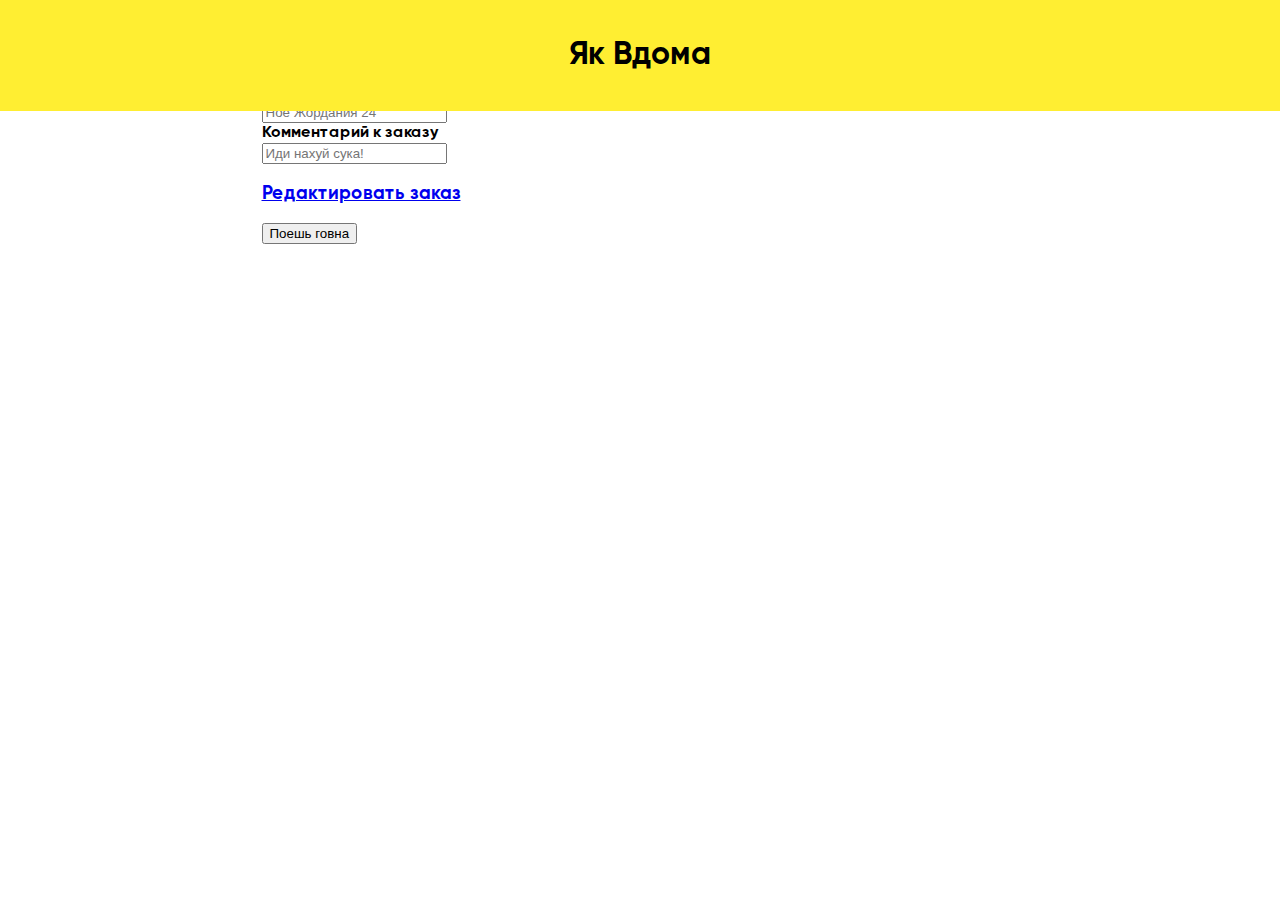
<file: index.html>
<!DOCTYPE html>
<html lang="en">
<head>
	<meta charset="UTF-8">
	<meta name="viewport" content="width=device-width, initial-scale=1.0">
	<title>Як Вдома</title>
	<link href="https://fonts.googleapis.com/css2?family=Inter:wght@100;300&display=swap" rel="stylesheet">
    <link rel="stylesheet" href="css/main.css">
</head>
<body>
	<header id="header" class =	"header">
		<div class="yakvdoma">
			<h1>Як Вдома</h1>
		</div>
    </header>
    <section id="info" class="info">
    	<div class="container">
    		<form name="form">
                 <label for="name">Имя</label><br>
                 <input type="text" id="text" name='name' placeholder="Ирина Даценко"><br>
                 <label for="phone">Номер телефона</label><br>
                 <input type="text" id="text" name='number' placeholder="577 20 37 13"><br>
                 <label for="adress">Адресс</label><br>
                 <input type="text" id="text" name='adress' placeholder="Ное Жордания 24"><br>
                 <label for="comment">Комментарий к заказу</label><br>
                 <input type="text" id="text" name='comment' placeholder="Иди нахуй сука!"><br>
                 <h3>
                    <a href="https://www.w3schools.com/">Редактировать заказ</a> 
                 </h3>
<!--                  <input type="submit" id="text2" value="Заказать"> -->
                 <button id="button" type='submit'>Поешь говна</button>
            </form>
    	</div>
    </section>
    <script type="text/javascript" src="js/script.js"></script>
</body>
</html>
</file>
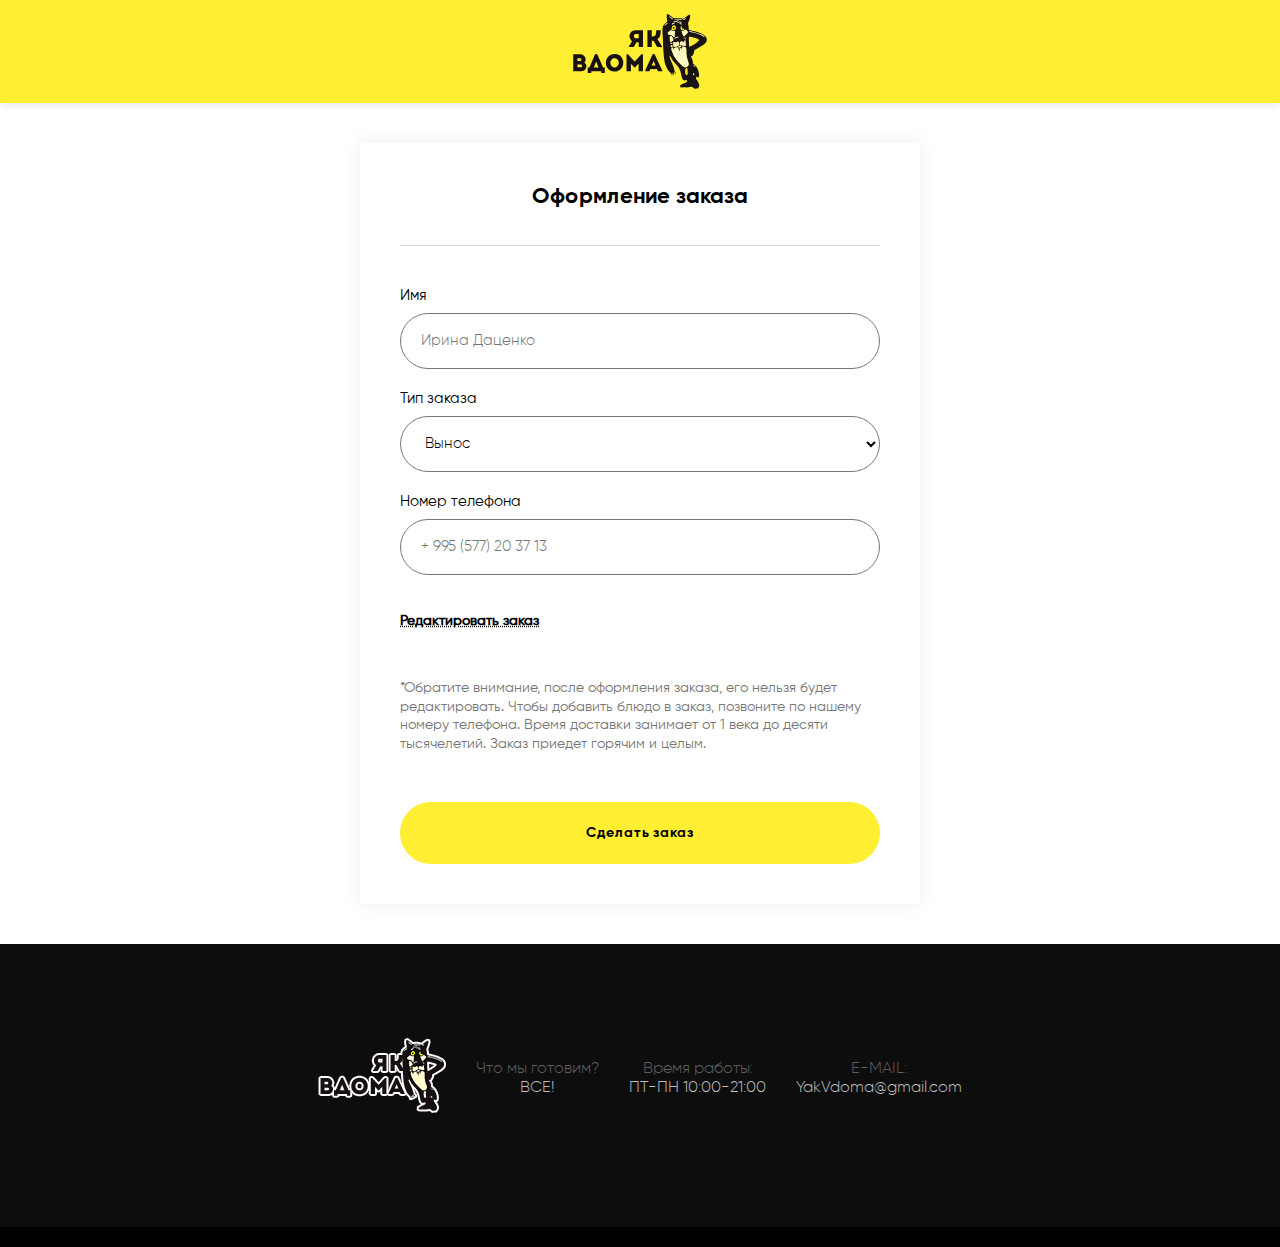
<file: html/form.html>
<!DOCTYPE html>
<html lang="en">
<head>
	<meta charset="UTF-8">
	<meta name="viewport" content="width=device-width, initial-scale=1, shrink-to-fit=no">
	<title>Як Вдома | Оформление заказа</title>
   <link rel="stylesheet" href="../static/css/form.css">
   <!-- <link rel="stylesheet" type="text/css" href="../css/main.css"> -->
</head>

<body>

   <div class="loader-wrapper">
      <span class="loader"><span class="loader-inner"></span></span>
   </div>

   <header>
      <a href="">
         <img src="../static/img/logo.svg" class="logo">
      </a>
   </header>

    	<div class="container1">
         <p>Оформление заказа</p>  

    		<form name="form" id="form">
                 <div id="labelform">

                 <label for="name">Имя</label><br>
                 <input type="text" id="text" name='name' placeholder="Ирина Даценко"><br>

                 <label for="select">Тип заказа</label><br>
                 <select id="select" class="select" autocomplete="off">
                    <option class="dostavka">Доставка</option>
                    <option class="vinos" selected>Вынос</option>
                 </select>

                 <label for="phone">Номер телефона</label><br>
                 <input type="text" id="text" name='number' placeholder="+ 995 (577) 20 37 13"><br>
                 
                 </div>
                 <h3>
                    <a href="https://www.w3schools.com/">Редактировать заказ</a> 
                 </h3>

                  <p class="disclaimer">*Обратите внимание, после оформления заказа, его нельзя будет редактировать. Чтобы добавить блюдо в заказ, позвоните по нашему номеру телефона. Время доставки занимает от 1 века до десяти тысячелетий. Заказ приедет горячим и целым.</p>
                 
                 <button id="button" type='submit'>Сделать заказ</button>
            </form>
    	</div>

   <footer>

      <div class="footerLogo">
         <img src="../static/img/footerLogo.png">
      </div>

      <div class="footerDiv">
         <div class="footerPrefix">Что мы готовим?</div>
         <div class="footerText">ВСЕ!</div>
      </div>

      <div class="footerDiv">
         <div class="footerPrefix">Время работы:</div>
         <div class="footerText">ПТ-ПН 10:00-21:00</div>
      </div>

      <div class="footerDiv">
         <div class="footerPrefix">E-MAIL:</div>
         <div class="footerText">YakVdoma@gmail.com</div>
      </div>

   </footer>

   <script type="text/javascript" src="../static/js/form/form.js"></script>
   <script src="https://cdnjs.cloudflare.com/ajax/libs/jquery/3.6.0/jquery.min.js"></script>
   <script src="../static/js/loader.js"></script>

</body>
</html>
</file>
<file: css/main.css>
@font-face {
  font-family: "Gilroy-Bold"; 
  src: url("../fonts/Gilroy-Bold.ttf") format("truetype"); 
  font-style: normal; 
  font-weight: normal; 
}

@font-face {
  font-family: "Gilroy-Medium"; 
  src: url("../fonts/Gilroy-Medium.ttf") format("truetype"); 
  font-style: normal; 
  font-weight: normal; 
}

@font-face {
  font-family: "Gilroy-Regular"; 
  src: url("../fonts/Gilroy-Regular.ttf") format("truetype"); 
  font-style: normal; 
  font-weight: normal; 
}

@font-face {
  font-family: "Gilroy-Light"; 
  src: url("../fonts/Gilroy-Light.ttf") format("truetype"); 
  font-style: normal; 
  font-weight: normal; 
}

body {
	font-family: 'Gilroy-Bold';
	margin: 0;
}

.loader {
  display: inline-block;
  width: 30px;
  height: 30px;
  position: relative;
  border: 4px solid #Fff;
  animation: loader 2s infinite ease;
}

.loader-wrapper {
	display: flex;
	height: 100%;
	width: 100%;
	position: fixed;
	top: 0;
	left: 0;
	background-color: black;
	z-index: 4;
}

.loader-inner {
  	vertical-align: top;
  	display: inline-block;
  	width: 100%;
  	background-color: #fff;
  	animation: loader-inner 2s infinite ease-in;
}

@keyframes loader {
  0% {
    transform: rotate(0deg);
  }
  
  25% {
    transform: rotate(180deg);
  }
  
  50% {
    transform: rotate(180deg);
  }
  
  75% {
    transform: rotate(360deg);
  }
  
  100% {
    transform: rotate(360deg);
  }
}

@keyframes loader-inner {
  0% {
    height: 0%;
  }
  
  25% {
    height: 0%;
  }
  
  50% {
    height: 100%;
  }
  
  75% {
    height: 100%;
  }
  
  100% {
    height: 0%;
  }
}

header {
	background-color: #FFEE32;
	display: flex;
	position: fixed;
	top: 0;
	width: 100%;
	padding-top: 14px;
  	padding-bottom: 14px;
    z-index: 3;
    justify-content: center;
}

.row {
    width: 100%;
    max-width: 1360px;
    margin: 0 auto;
    display: block;
    padding: 0 20px;
}

.headerFlex {
    display: flex;
    flex-wrap: wrap;
    justify-content: space-between;
    align-items: center;
}

.logo {
	display: inline-block;
    vertical-align: middle;
/*	padding-top: 17px;
	padding-bottom: 18px;
	padding-left: 30px;
	margin-right: 300px;*/
}

.menu li a {
	color: black;
	margin-right: 30px;
	display: flex;
	text-transform: none;
	text-decoration: none;
	font-size: 16px;
	margin-left: auto;
	transition: all 0.4s ease;
}

.menu li a:hover {
	color: rgba(0, 0, 0, 0.30);
}

.menu li {
	margin-right: 30px;
	display: inline-block;
    vertical-align: middle;
    position: relative;
}

.menu {
	display: flex;
}

.menuButton {
	display: none;
}

div {
	display: flex;
	align-items: center;
	justify-content: center;
}

.container {
	display: flex;
	align-items: center;
	justify-content: center;
	width: 700px;
	padding-left: 11px;
}

.catalogButton {
	position: relative;
    left: 50%;
    transform: translate(-50%, 0); 
	justify-content: center;
	font-family: 'Gilroy-Bold';
	border: 1px solid #fff;
	background-color: transparent;
    border-radius: 152px;
    font-size: 20px;
    line-height: 19px;
    color: white;
    display: inline-flex;
    align-items: center;
    text-decoration: none;
    padding: 29px 43px;
    transition: all 0.4s ease;
    cursor: pointer;
    width: 25%;
    min-width: 175px;
    box-sizing: border-box;
}

.catalogButton:hover {
    color: black;
    background-color: white;
    box-shadow: 0px 0px 20px white;
}

.screen {
	/*margin-bottom: 80px;*/
	flex-wrap: wrap;
	display: flex;
  	flex-direction: row;
  	/*justify-content: space-between;*/
    align-items: center;
  	justify-content: center;
	height: 100vh;
	width: 100%;
	transition: margin 0.5s ease-out;
}

.screen2 {
	/*margin-bottom: 80px;*/
	flex-wrap: wrap;
	display: flex;
  	flex-direction: row;
  	/*justify-content: space-between;*/
    align-items: center;
  	justify-content: center;
	width: 100%;
	transition: margin 0.5s ease-out;
}

.screen.up {
	margin-top: -100vh;
}

.screen.scrollup {
	margin-top: +100vh;
}

.upbutton {
	justify-content: center;
	text-align: center;
	/*margin-top: 0px;*/
	font-size: 1.5rem;
    position: relative;
    left: 50%;
    transform: translate(-50%, 0); 
    font-size: 15px;
    width: 25%;
    height: 62px;
    background-color: #FFEE32;
    font-family: 'Gilroy-Bold';
    color: black;
    border: none;
    border-radius: 33px;
    cursor: pointer;
    box-sizing: border-box;
    transition: all 0.4s ease;
}

.upbutton:hover {
    background-color: white;
    box-shadow: 0px 0px 20px white;
}

.about {
	height: calc(100vh - 103px);
	position: relative;
	top: 0;
	left: 0;
    /*height: 650px;*/
    background-color: #000;
    margin-top: 103px;
    width: 100%;
}

.about:before {
    content: "";
    background-color: rgba(0,0,0,.3);
    height: 100%;
    width: 100%;
    position: absolute;
    z-index: 1;
    display: flex;
}

.about video {
    width: 100%;
    height: 100%;
    object-fit: cover;
    position: absolute;
    top: 0;
    left: 0;
}

.about-text {
	position: relative;
    z-index: 2;
    display: flex;
    align-items: center;
    color: #fff;
    height: 100%;
}

p {
	/*margin: 0 0 10px;*/
	letter-spacing: .18px;
	display: block;
    margin-block-start: 1em;
    margin-block-end: 1em;
    margin-inline-start: 0px;
    margin-inline-end: 0px;
}

.sweet {
    max-width: 630px;
    font-size: 64px;
    line-height: 71px;
    text-transform: uppercase;
    margin-bottom: 22px;
    margin: 0 0 10px;
}

.text {
	font-family: 'Gilroy-Light';
    font-size: 24px;
    line-height: 23px;
    color: #fff;
    margin-bottom: 124px;
}

.sweetCatalog {
	margin-top: 5%;
    font-size: 64px;
    line-height: 71px;
    text-transform: uppercase;
    box-sizing: border-box;
    text-align: center;
}

.cardBox {
	background-color: #fafafa;
    width: 370px;
    padding: 30px;
    height: 582px;
    position: relative;
    display: inline-block;
    vertical-align: top;
    margin-bottom: 80px;
    transition: all .1s ease-out;
    box-sizing: border-box;
    overflow: hidden;
}

.cardBox:hover {
	box-shadow: 0px 0px 20px rgba(0,0,0,0.08);
	transform: scale(1.03);
}

.tovarType {
	padding-top: 27px;
	font-family: 'Gilroy-Bold';
    display: table;
    cursor: default;
    font-size: 13px;
    color: #4a4a4a;
    margin: 0 auto 5px;
    text-transform: lowercase;
}

.nameTovar {
	line-height: 10px;
    text-align: center;
    font-size: 20px;
    max-height: 67px;
    text-transform: uppercase;
    cursor: pointer;
}

.descrition {
	font-family: 'Gilroy-Bold';
    display: table;
    cursor: default;
    font-size: 13px;
    color: #4a4a4a;
    margin: 0 auto 5px;
    text-transform: lowercase;
}

.catalog {
	align-items: s;
	margin-left: auto;
	margin-right: auto;
	position: static;
	max-width: 1203px;
	width: 100%;
	justify-content: space-around;
	display: flex;
    flex-wrap: wrap;
	margin-top: 10vh;
}

.buyButton {
	font-family: 'Gilroy-Bold';
	text-transform: uppercase;
	/*justify-content: center;*/
	/*float: right;*/
	/*display: block;*/
    background-color: #202020;
    color: #fff;
    background-image: url(../img/basket.svg);
    background-repeat: no-repeat;
    background-size: 1rem;
    padding: 10px 15px 10px 40px;
    border-radius: 30px;
    border-color: #202020;
    background-position: 15px;
    transition: all 5s ease;
    position: absolute;
    right: 0px;
    margin: 30px;
    bottom: 0px;
    /*backface-visibility: hidden;*/
    /*transform: translateZ(0);*/
    cursor: pointer;
    box-sizing: border-box;
    transition: all 0.4s ease;
}

.buyButton:hover {
	border-color: black;
	background-color: black;
	box-shadow: 0px 0px 10px rgba(0,0,0,0.12);
}

footer {
	display: flex;
	align-items: center;
	justify-content: center;
	height: 269px;
	width: 100%;
	padding-bottom: 14px;
	background-color: #0D0D0E;
	border-bottom: 20px solid #000;
}

.footerLogo {
	transition: all 0.4s ease;
}

.footerLogo:hover {
	cursor: none;
	opacity: 0.5;
}

.footerDiv {
	/*align-items: center;*/
	/*justify-content: center;*/
	display: flex;
	flex-direction: column;
}

.footerPrefix {
	margin-left: 30px;
	font-family: 'Gilroy-Light';
	color: #616060;
}

.footerText {
	margin-left: 30px;
	font-family: 'Gilroy-Light';
	color: #bfbfbf;
}

.socials {
	display: none;
	width: 100%;
	height: 45px;
	position: fixed;
	bottom: 0;
	background-color: #000;
	z-index: 4;
}

.socBtn {
	font-family: 'Gilroy-Bold';
	background-color: transparent;
	border: none;
    color: white;
    display: inline-flex;
    align-items: center;
    font-size: 12px;
    line-height: 45px;
    transition: all 0.4s ease;
    cursor: pointer;
    box-sizing: border-box;
}

.socBtn:hover {
	opacity: 50%;
}

.socialsArrow {
	margin-left: 8px;
	color: #fff;
}

.modal {
  	display: none; /* Hidden by default */
  	position: fixed; /* Stay in place */
  	z-index: 4; /* Sit on top */
  	left: 0;
  	top: 0;
  	width: 100%; /* Full width */
  	height: 100%; /* Full height */
  	overflow: none; /* Enable scroll if needed */
  	background-color: rgba(0,0,0,0.5); /* Black w/ opacity */
}

.modal-content {
	display: flex;
	flex-wrap: wrap;
	flex-direction: column;
  	background-color: #fefefe;
  	margin: 15% auto; /* 15% from the top and centered */
  	padding: 20px;
  	border: 1px solid #888;
  	width: 75%; /* Could be more or less, depending on screen size */
  	animation-name: animateSocials;
  	animation-duration: 0.5s;
}

.close {
	display: none;
}

@keyframes animateSocials {
  from {top: -500px; opacity: 0}
  to {top: 0; opacity: 1}
}

@media screen and (max-width: 1200px) {
	.catalog {
		max-width: 1203px;
		width: 100%;
		display: flex;
		align-items: center;
		justify-content: center;
	}
	.screen {
		height: 937px;
	}
	.about {
		height: 834px;
	}
	.sweetCatalog {
		margin-top: 10%;
	}
}

@media screen and (max-width: 1200px) {
	.container {
	}
	/*.cardBox {
		margin-right: 30px;
    	margin-left: 0;
	}*/
	.socials {
		display: flex;
	}
	.cardBox {
		width: calc(45vw - 40px);
		max-width: 540px;
		min-width: 310px;
		margin-right: 13px;
    	margin-left: 13px;
	}
	header {
		justify-content: center;
	}
}

@media screen and (max-width: 991px) {
	.container {
		display: none;
	}
	.row {
		/*left: 0;
		right: 0;*/
		padding: 0 20px;
		margin: 0 auto;
		/*padding: 0px 0px 0px 0px;*/
	}
	.menuButton {
		display: inline-block;
		/*position: absolute;
		left: calc(100vw - 25%);*/
	}

	footer {
		height: 369px;
		display: flex;
		/*flex-wrap: wrap;*/
		flex-direction: column;
	}

	.footerLogo {
		margin-bottom: 20px;
	}

	.footerDiv {
		margin-bottom: 20px;
	}
}

@media screen and (max-width: 767px) {
	.cardBox {
		width: calc(100vw - 40px);
		margin-right: 0px;
		margin-left: 0px;
	}
	.row {
		padding: 0 0px;
		margin: 0 auto;
	}
	.sweet {
		/*width: 80%;*/
		max-width: 767px;
		text-align: center;
		font-size: 44px;

	}
	.text {
		/*width: 80%;*/
		text-align: center;
	}
	.about-text {
    	z-index: 2;
    	display: flex;
    	align-items: center;
    	color: #fff;
    	height: 100%;
    	width: 85%;
	}
}

@media screen and (max-width: 575px) {
	.container {
	}
}
</file>
<file: static/css/form.css>
@font-face {
  font-family: "Gilroy-Bold"; 
  src: url("../fonts/Gilroy-Bold.ttf") format("truetype"); 
  font-style: normal; 
  font-weight: normal; 
}

@font-face {
  font-family: "Gilroy-Medium"; 
  src: url("../fonts/Gilroy-Medium.ttf") format("truetype"); 
  font-style: normal; 
  font-weight: normal; 
}

@font-face {
  font-family: "Gilroy-Regular"; 
  src: url("../fonts/Gilroy-Regular.ttf") format("truetype"); 
  font-style: normal; 
  font-weight: normal; 
}

@font-face {
  font-family: "Gilroy-Light"; 
  src: url("../fonts/Gilroy-Light.ttf") format("truetype"); 
  font-style: normal; 
  font-weight: normal; 
}

body {
  font-family: 'Gilroy-Bold';
  margin: 0;
}

.loader {
  display: inline-block;
  width: 30px;
  height: 30px;
  position: relative;
  border: 4px solid #Fff;
  animation: loader 2s infinite ease;
}

.loader-wrapper {
  justify-content: center;
  align-items: center;
  display: flex;
  height: 100%;
  width: 100%;
  position: fixed;
  top: 0;
  left: 0;
  background-color: black;
  z-index: 4;
}

.loader-inner {
  vertical-align: top;
  display: inline-block;
  width: 100%;
  background-color: #fff;
  animation: loader-inner 2s infinite ease-in;
}

@keyframes loader {
  0% {
    transform: rotate(0deg);
  }
  
  25% {
    transform: rotate(180deg);
  }
  
  50% {
    transform: rotate(180deg);
  }
  
  75% {
    transform: rotate(360deg);
  }
  
  100% {
    transform: rotate(360deg);
  }
}

@keyframes loader-inner {
  0% {
    height: 0%;
  }
  
  25% {
    height: 0%;
  }
  
  50% {
    height: 100%;
  }
  
  75% {
    height: 100%;
  }
  
  100% {
    height: 0%;
  }
}

header {
  background-color: #FFEE32;
  display: flex;
  /*top: 0;*/
  width: 100%;
  padding-top: 14px;
  padding-bottom: 14px;
  z-index: 3;
  justify-content: center;
  box-sizing: border-box;
  box-shadow: 0px 0px 10px rgba(0, 0, 0, 0.15);
}

.logo {
  height: 75px;
  width: 160px;
  display: inline-block;
    vertical-align: middle;
}

/*.logo {
  display: inline-block;
  vertical-align: middle;
}*/

/*.container {
  display: flex;
  align-items: center;
  justify-content: center;
  width: 700px;
  padding-left: 11px;
}*/

/*h1 {
  color: #000;
  font-family: 'Inter';
  font-size: 26px;
  text-align: center;
  cursor: pointer;
}

h2 {
  color: #000;
  font-family: 'Inter';
  font-size: 14px;
  text-align: center;
}
*/

p {
  margin: 0px;
  cursor: pointer;
  color: #000;
  font-size: 22px;
  padding: 0px 0px 32px 0px;
  line-height: 1.35;
}

form {
  padding: 40px 0px 0px 0px;
  border-top: 1px solid #d8d8d8;
  max-width: 480px;
  width: 100%;
}

label {
  font-family: 'Gilroy-Regular';
  font-size: 15px;
}

input[type=text], select, textarea {
  height: 56px;
  padding-left: 2%;
  padding-right: 2%;
  border: 1px solid #000;
  border-radius: 33px;
  border-color: rgb(118, 118, 118);
  margin-top: 7px;
  margin-bottom: 20px;
  font-family: 'Gilroy-Light';
  font-size: 15px;
  resize: vertical;
  width: 100%;
  padding: 0 20px;
  box-sizing: border-box;
  background-color: white;
}

button[type=submit] {
  font-size: 14px;
  width: 100%;
  height: 62px;
  background-color: #FFEE32;
  font-family: 'Gilroy-Bold';
  font-style: bold;
  color: #000;
  border: none;
  border-radius: 33px;
  cursor: pointer;
  box-sizing: border-box;
  transition: all 0.4s ease-out;
}

button[type=submit]:hover {
  background-color: #fff;
  box-shadow: 0px 0px 20px rgba(0, 0, 0, 0.25);
}

h3 {
  padding-top: 14px;
  padding-bottom: 48px;
  margin: 0 auto;
}
h3 a {
  font-family: 'Gilroy-Medium';
  text-decoration: underline dotted;
  color: #000;
  font-size: 14px;
}

.disclaimer {
  color: rgb(118, 118, 118);
  font-size: 14px;
  font-family: 'Gilroy-Regular';
  padding-bottom: 48px;
  cursor: default;
}

.container1 {
  display: flex;
  flex-wrap: wrap;
  align-items: center;
  justify-content: center;
  font-family: 'Gilroy-Bold';
  margin: 40px auto;
  width: 100%;
  max-width: 560px;
  padding: 40px;
  box-sizing: border-box;
  box-shadow: 0px 0px 20px rgba(0,0,0,0.08);
}

footer {
  display: flex;
  align-items: center;
  justify-content: center;
  height: 269px;
  width: 100%;
  padding-bottom: 14px;
  background-color: #0D0D0E;
  border-bottom: 20px solid #000;
}

.footerLogo {
  transition: all 0.4s ease;
}

.footerLogo:hover {
  cursor: none;
  opacity: 0.5;
}

.footerDiv {
    align-items: center;
    justify-content: center;
  display: flex;
  flex-direction: column;
}

.footerPrefix {
    margin-left: 30px;
  font-family: 'Gilroy-Light';
  color: #616060;
}

.footerText {
    margin-left: 30px;
  font-family: 'Gilroy-Light';
  color: #bfbfbf;
}

@media screen and (max-width: 1200px) {
  header {
    padding: 0px;
    height: 74px;
  }
  .logo {
    transform: scale(0.8);
}

@media screen and (max-width: 991px) {
  form {
    padding: 40px 0px 40px 0px;
    /*border-top: 1px solid #d8d8d8!important;*/
    /*border-bottom: 1px solid #d8d8d8!important;*/
  }
  .container1 {
    padding: 0px 20px 0px 20px;
    box-shadow: none;
    /*border-bottom: 1px solid #d8d8d8!important;
    border-top: 1px solid #d8d8d8!important;*/
  }
  footer {
    height: 369px;
    display: flex;
    flex-direction: column;
  }
  .footerLogo {
    margin-bottom: 20px;
  }
  .footerDiv {
    margin-bottom: 20px;
  }
  .footerText {
    margin-left: 0px;
    text-align: center;
  }
  .footerPrefix {
    margin-left: 0px;
    text-align: center;
  }
}
</file>
